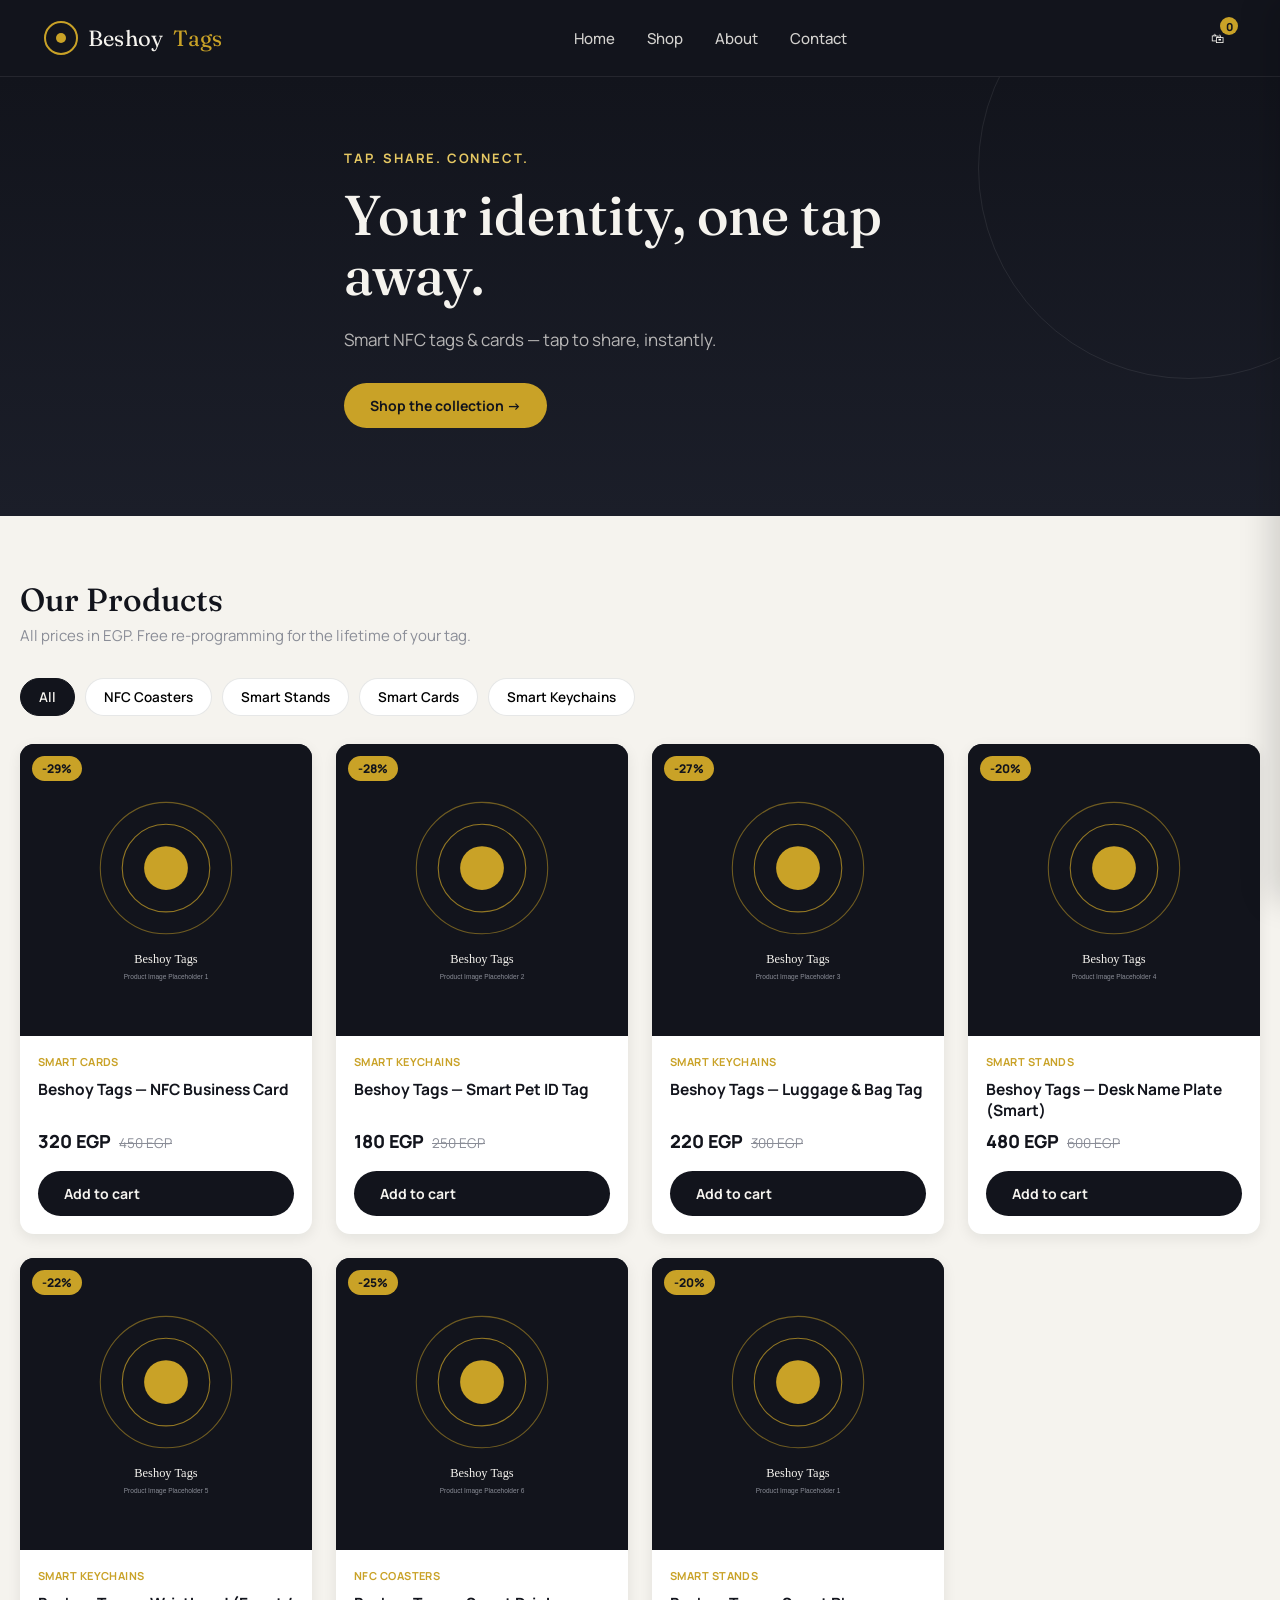
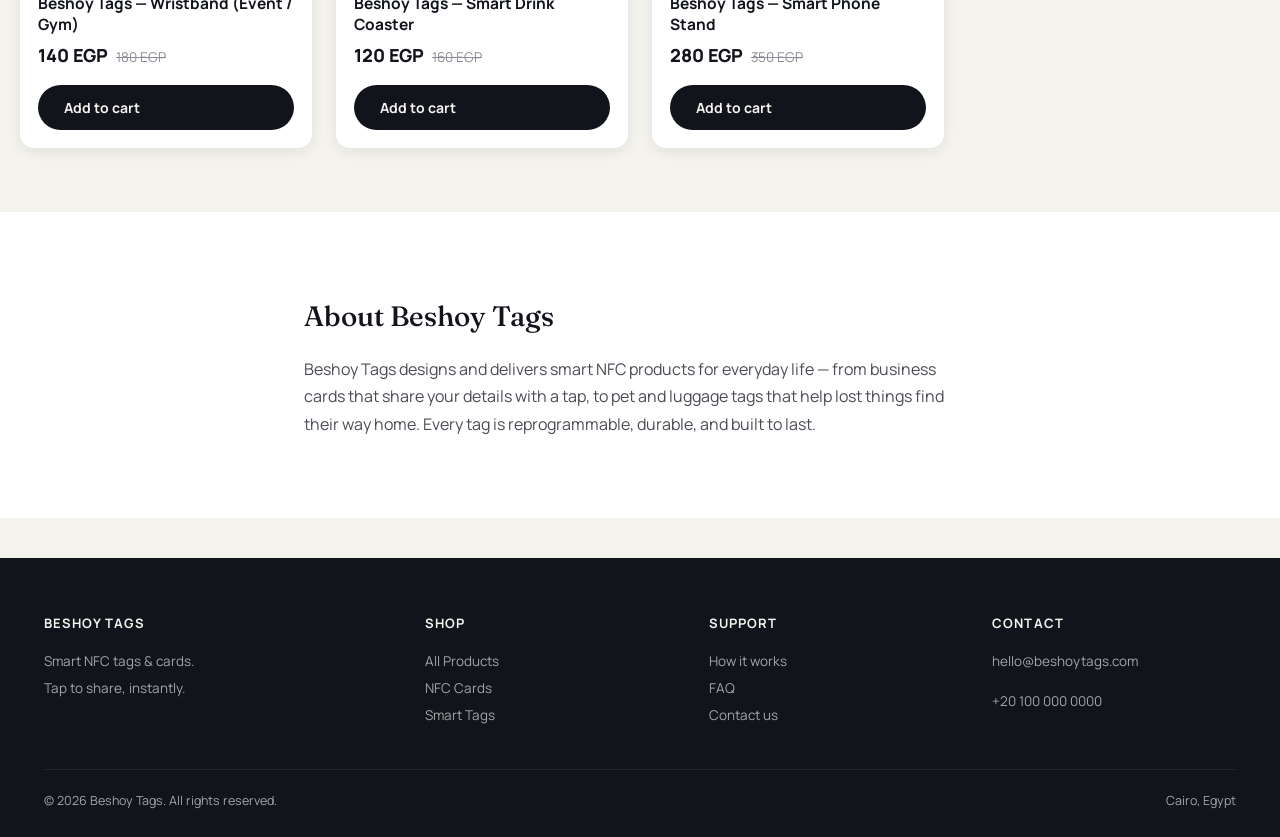
<file: index.html>
<!DOCTYPE html>
<html lang="en">
<head>
<meta charset="UTF-8">
<meta name="viewport" content="width=device-width, initial-scale=1.0">
<title>Beshoy Tags — Smart NFC Tags &amp; Cards</title>
<meta name="description" content="Beshoy Tags — smart NFC business cards, pet tags, luggage tags and more. Tap to share, instantly.">
<meta property="og:title" content="Beshoy Tags">
<meta property="og:description" content="Smart NFC tags and cards — tap to share instantly.">
<meta property="og:type" content="website">
<link rel="icon" href="data:image/svg+xml,<svg xmlns=%22http://www.w3.org/2000/svg%22 viewBox=%220 0 100 100%22><circle cx=%2250%22 cy=%2250%22 r=%2245%22 fill=%22%2312141C%22/><circle cx=%2250%22 cy=%2250%22 r=%2215%22 fill=%22%23C9A227%22/></svg>">
<link rel="stylesheet" href="css/style.css">
</head>
<body>

<header class="site-header">
  <div class="container header-inner">
    <a href="index.html" class="logo"><span class="mark"></span>Beshoy <span class="brand-b">Tags</span></a>
    <nav class="main-nav">
      <a href="index.html">Home</a>
      <a href="index.html#shop">Shop</a>
      <a href="index.html#about">About</a>
      <a href="index.html#contact">Contact</a>
    </nav>
    <div class="header-actions">
      <button class="icon-btn" id="cartToggle" aria-label="Open cart">
        🛍
        <span class="cart-count" id="cartCount">0</span>
      </button>
    </div>
  </div>
</header>

<section class="hero">
  <div class="container hero-inner">
    <div class="eyebrow">Tap. Share. Connect.</div>
    <h1>Your identity, one tap away.</h1>
    <p id="heroTagline">Beshoy Tags makes smart NFC business cards, pet tags, luggage tags and more — durable, reprogrammable, and ready in seconds.</p>
    <a href="#shop" class="btn btn-primary">Shop the collection →</a>
  </div>
</section>

<main class="container section" id="shop">
  <div class="section-head">
    <div>
      <h2>Our Products</h2>
      <p>All prices in EGP. Free re-programming for the lifetime of your tag.</p>
    </div>
  </div>
  <div class="category-filters" id="categoryFilters"></div>
  <div class="product-grid" id="productGrid"></div>
</main>

<section class="section" id="about" style="background:#fff;">
  <div class="container" style="max-width:720px;">
    <h2 style="font-family:var(--font-display);font-weight:500;font-size:28px;">About Beshoy Tags</h2>
    <p style="color:#4a4c55;line-height:1.7;">Beshoy Tags designs and delivers smart NFC products for everyday life — from business cards that share your details with a tap, to pet and luggage tags that help lost things find their way home. Every tag is reprogrammable, durable, and built to last.</p>
  </div>
</section>

<footer class="site-footer" id="contact">
  <div class="container">
    <div class="footer-grid">
      <div class="footer-col">
        <h4>Beshoy Tags</h4>
        <p>Smart NFC tags &amp; cards.<br>Tap to share, instantly.</p>
      </div>
      <div class="footer-col">
        <h4>Shop</h4>
        <a href="index.html#shop">All Products</a>
        <a href="index.html#shop">NFC Cards</a>
        <a href="index.html#shop">Smart Tags</a>
      </div>
      <div class="footer-col">
        <h4>Support</h4>
        <a href="#">How it works</a>
        <a href="#">FAQ</a>
        <a href="#contact">Contact us</a>
      </div>
      <div class="footer-col">
        <h4>Contact</h4>
        <p id="footerEmail">hello@beshoytags.com</p>
        <p id="footerPhone">+20 100 000 0000</p>
        <a href="#" id="footerInstagram" target="_blank" rel="noopener">Instagram</a>
        <a href="#" id="footerFacebook" target="_blank" rel="noopener">Facebook</a>
      </div>
    </div>
    <div class="footer-bottom">
      <span>© 2026 Beshoy Tags. All rights reserved.</span>
      <span id="footerAddress">Cairo, Egypt</span>
    </div>
  </div>
</footer>

<!-- Checkout Modal -->
<div class="checkout-overlay" id="checkoutOverlay">
  <div class="checkout-box">
    <h3>Complete your order</h3>
    <p class="checkout-note">We'll open WhatsApp with your order details pre-filled so we can confirm it with you directly.</p>
    <form id="checkoutForm" onsubmit="return false;">
      <div class="form-row">
        <label>Full name</label>
        <input type="text" id="coName" required>
      </div>
      <div class="form-row">
        <label>Phone number</label>
        <input type="text" id="coPhone" required>
      </div>
      <div class="form-row">
        <label>Delivery address (optional)</label>
        <input type="text" id="coAddress">
      </div>
      <div class="form-row">
        <label>Notes (optional)</label>
        <textarea id="coNotes"></textarea>
      </div>
      <div class="checkout-actions">
        <button type="button" class="btn btn-outline btn-small" onclick="closeCheckoutModal()">Cancel</button>
        <button type="button" class="btn btn-primary" style="flex:1;" onclick="submitCheckout()">Place order via WhatsApp</button>
      </div>
    </form>
  </div>
</div>

<!-- Cart Drawer -->
<div class="cart-overlay" id="cartOverlay"></div>
<aside class="cart-drawer" id="cartDrawer">
  <div class="cart-header">
    <h3>Your Cart</h3>
    <button class="cart-close" id="cartClose" aria-label="Close cart">×</button>
  </div>
  <div class="cart-items" id="cartItems"></div>
  <div class="cart-summary">
    <div class="summary-row"><span>Subtotal</span><span id="sumSubtotal">0 EGP</span></div>
    <div class="summary-row"><span>Discount</span><span id="sumDiscount">0 EGP</span></div>
    <div class="summary-row total"><span>Total</span><span id="sumTotal">0 EGP</span></div>
    <button class="btn btn-dark btn-block" id="checkoutBtn" style="margin-top:16px;">Checkout</button>
  </div>
</aside>

<div class="toast" id="toast"></div>

<script src="js/products.js"></script>
<script src="js/settings.js"></script>
<script src="js/storage.js"></script>
<script src="js/app.js"></script>
</body>
</html>
</file>
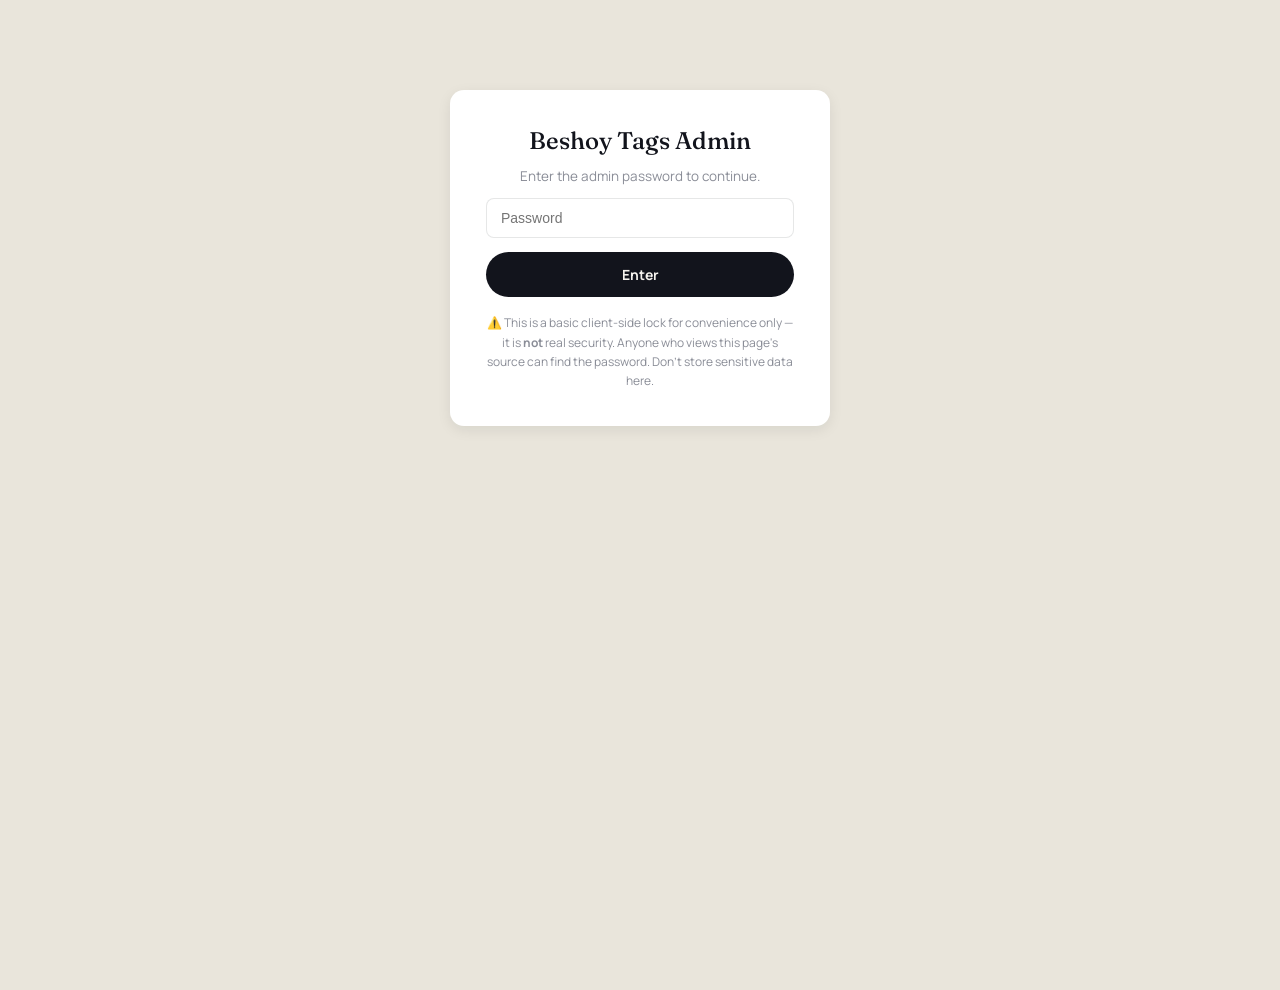
<file: admin.html>
<!DOCTYPE html>
<html lang="en">
<head>
<meta charset="UTF-8">
<meta name="viewport" content="width=device-width, initial-scale=1.0">
<title>Admin — Beshoy Tags</title>
<meta name="robots" content="noindex, nofollow">
<link rel="icon" href="data:image/svg+xml,<svg xmlns=%22http://www.w3.org/2000/svg%22 viewBox=%220 0 100 100%22><circle cx=%2250%22 cy=%2250%22 r=%2245%22 fill=%22%2312141C%22/><circle cx=%2250%22 cy=%2250%22 r=%2215%22 fill=%22%23C9A227%22/></svg>">
<link rel="stylesheet" href="css/style.css">
<link rel="stylesheet" href="css/admin.css">
</head>
<body class="admin-body">

<!-- Password lock screen -->
<div id="lockScreen" class="admin-lock">
  <h2>Beshoy Tags Admin</h2>
  <p style="color:var(--muted);font-size:13.5px;margin-top:-8px;">Enter the admin password to continue.</p>
  <input type="password" id="adminPassword" placeholder="Password">
  <button class="btn btn-dark btn-block" onclick="tryLogin()">Enter</button>
  <div class="note">⚠️ This is a basic client-side lock for convenience only — it is <strong>not</strong> real security. Anyone who views this page's source can find the password. Don't store sensitive data here.</div>
</div>

<div id="adminApp" style="display:none;">
  <header class="admin-header">
    <div class="container">
      <a href="index.html" class="logo">Beshoy <span class="brand-b">Tags</span> · Admin</a>
      <nav>
        <a href="index.html">View store</a>
        <a href="#" onclick="logout()">Log out</a>
      </nav>
    </div>
  </header>

  <div class="admin-wrap">
    <div class="admin-tabs">
      <button class="admin-tab active" data-tab="products" onclick="switchTab('products')">Products</button>
      <button class="admin-tab" data-tab="orders" onclick="switchTab('orders')">Orders <span class="tab-count" id="ordersCount"></span></button>
      <button class="admin-tab" data-tab="categories" onclick="switchTab('categories')">Categories</button>
      <button class="admin-tab" data-tab="customization" onclick="switchTab('customization')">Customization</button>
    </div>

    <!-- PRODUCTS TAB -->
    <section class="admin-panel active" id="tab-products">
      <div class="admin-banner">
        <strong>How this works:</strong> Changes you make here (add/edit/delete products, prices, images) are saved in this browser only. To make them live for everyone on the actual website, click <strong>"Export products.json"</strong> below, then replace the product list in <code>js/products.js</code> with the exported data and push it to GitHub.
      </div>

      <div class="admin-toolbar">
        <h1>Products</h1>
        <div class="toolbar-actions">
          <button class="btn btn-ghost btn-small" onclick="Store.exportProducts()">Export products.json</button>
          <button class="btn btn-ghost btn-small" onclick="document.getElementById('importFile').click()">Import JSON</button>
          <input type="file" id="importFile" accept=".json" style="display:none" onchange="handleImport(event)">
          <button class="btn btn-ghost btn-small" onclick="handleResetDefaults()">Reset to defaults</button>
          <button class="btn btn-primary btn-small" onclick="openProductModal()">+ Add product</button>
        </div>
      </div>

      <div class="admin-table-wrap">
        <table class="admin-table">
          <thead>
            <tr>
              <th></th>
              <th>Product</th>
              <th>Category</th>
              <th>Price</th>
              <th>Stock</th>
              <th></th>
            </tr>
          </thead>
          <tbody id="adminTableBody"></tbody>
        </table>
      </div>
    </section>

    <!-- ORDERS TAB -->
    <section class="admin-panel" id="tab-orders">
      <div class="admin-banner">
        <strong>Important:</strong> This site is hosted as static files with no backend, so orders placed by real customers on their own devices won't show up here automatically — only orders placed in <em>this</em> browser will. At checkout, customers' order details are sent to your WhatsApp number (set in the Customization tab) so you never miss a real order. This tab is mainly useful for testing, and for keeping a record of orders you've manually logged.
      </div>

      <div class="admin-toolbar">
        <h1>Orders</h1>
        <div class="toolbar-actions">
          <button class="btn btn-ghost btn-small" onclick="Store.exportOrders()">Export orders.json</button>
          <button class="btn btn-primary btn-small" onclick="openManualOrderModal()">+ Log an order manually</button>
        </div>
      </div>

      <div class="admin-table-wrap">
        <table class="admin-table">
          <thead>
            <tr>
              <th>Order</th>
              <th>Customer</th>
              <th>Items</th>
              <th>Total</th>
              <th>Status</th>
              <th></th>
            </tr>
          </thead>
          <tbody id="ordersTableBody"></tbody>
        </table>
      </div>
    </section>

    <!-- CATEGORIES TAB -->
    <section class="admin-panel" id="tab-categories">
      <div class="admin-banner">
        Categories let shoppers filter products on the homepage. Add or remove them here, then assign each product to one from the product edit form.
      </div>

      <div class="admin-toolbar">
        <h1>Categories</h1>
      </div>

      <div class="add-category-row">
        <input type="text" id="newCategoryInput" placeholder="e.g. Smart Wristbands">
        <button class="btn btn-primary btn-small" onclick="handleAddCategory()">+ Add category</button>
      </div>

      <div class="category-list" id="categoryList"></div>
    </section>

    <!-- CUSTOMIZATION TAB -->
    <section class="admin-panel" id="tab-customization">
      <div class="admin-banner">
        This info powers the footer, the tagline on the homepage, and the WhatsApp number that orders get sent to. Click <strong>Export settings.json</strong> and paste it into <code>js/settings.js</code> to make it permanent on the live site.
      </div>

      <div class="admin-toolbar">
        <h1>Site Customization</h1>
        <div class="toolbar-actions">
          <button class="btn btn-ghost btn-small" onclick="Store.exportSettings()">Export settings.json</button>
        </div>
      </div>

      <div class="admin-table-wrap" style="padding:26px;">
        <form id="settingsForm" onsubmit="return false;">
          <div class="form-row">
            <label>Homepage tagline</label>
            <input type="text" id="sTagline">
          </div>
          <div class="form-grid-2">
            <div class="form-row">
              <label>Phone number (displayed)</label>
              <input type="text" id="sPhone" placeholder="+20 100 000 0000">
            </div>
            <div class="form-row">
              <label>WhatsApp number (orders sent here)</label>
              <input type="text" id="sWhatsapp" placeholder="201000000000 — digits only, country code, no +">
            </div>
          </div>
          <div class="form-grid-2">
            <div class="form-row">
              <label>Email</label>
              <input type="text" id="sEmail">
            </div>
            <div class="form-row">
              <label>Address</label>
              <input type="text" id="sAddress">
            </div>
          </div>
          <div class="form-grid-2">
            <div class="form-row">
              <label>Instagram URL (optional)</label>
              <input type="text" id="sInstagram" placeholder="https://instagram.com/...">
            </div>
            <div class="form-row">
              <label>Facebook URL (optional)</label>
              <input type="text" id="sFacebook" placeholder="https://facebook.com/...">
            </div>
          </div>
          <button type="button" class="btn btn-primary" onclick="saveSettingsForm()">Save changes</button>
        </form>
      </div>
    </section>
  </div>
</div>

<!-- Manual order modal -->
<div class="modal-overlay" id="orderModal">
  <div class="modal-box">
    <h2>Log an order manually</h2>
    <form onsubmit="return false;">
      <div class="form-row">
        <label>Customer name</label>
        <input type="text" id="oName" required>
      </div>
      <div class="form-row">
        <label>Phone</label>
        <input type="text" id="oPhone">
      </div>
      <div class="form-row">
        <label>Order summary (items, quantities)</label>
        <textarea id="oSummary" placeholder="e.g. 2x NFC Business Card, 1x Pet Tag"></textarea>
      </div>
      <div class="form-row">
        <label>Total (EGP)</label>
        <input type="number" id="oTotal" min="0">
      </div>
      <div class="modal-footer">
        <button type="button" class="btn btn-ghost btn-small" onclick="closeManualOrderModal()">Cancel</button>
        <button type="button" class="btn btn-primary btn-small" onclick="saveManualOrder()">Save order</button>
      </div>
    </form>
  </div>
</div>

<!-- Add/Edit Product Modal -->
<div class="modal-overlay" id="productModal">
  <div class="modal-box">
    <h2 id="modalTitle">Add product</h2>
    <form id="productForm" onsubmit="return false;">
      <input type="hidden" id="fId">

      <div class="form-row">
        <label>Product name</label>
        <input type="text" id="fName" required>
      </div>

      <div class="form-row">
        <label>Description</label>
        <textarea id="fDescription"></textarea>
      </div>

      <div class="form-grid-2">
        <div class="form-row">
          <label>Current price (EGP)</label>
          <input type="number" id="fPrice" min="0" required>
        </div>
        <div class="form-row">
          <label>Old price (EGP)</label>
          <input type="number" id="fOldPrice" min="0">
        </div>
      </div>

      <div class="form-grid-2">
        <div class="form-row">
          <label>Category</label>
          <select id="fCategory"></select>
        </div>
        <div class="form-row">
          <label>Availability</label>
          <select id="fAvailable">
            <option value="true">In stock</option>
            <option value="false">Out of stock</option>
          </select>
        </div>
      </div>

      <div class="form-row">
        <label>Product images</label>
        <div class="image-upload-zone">
          Click or drag images here to upload from your laptop
          <input type="file" id="fImages" accept="image/*" multiple onchange="handleImageUpload(event)">
        </div>
        <div class="hint">Images are stored as embedded data in your browser. Large images make the export file bigger — resize very large photos before uploading if possible.</div>
        <div class="image-preview-grid" id="imagePreviewGrid"></div>
      </div>

      <div class="modal-footer">
        <button type="button" class="btn btn-ghost btn-small" onclick="closeProductModal()">Cancel</button>
        <button type="button" class="btn btn-primary btn-small" onclick="saveProductForm()">Save product</button>
      </div>
    </form>
  </div>
</div>

<div class="toast" id="toast"></div>

<script src="js/products.js"></script>
<script src="js/settings.js"></script>
<script src="js/storage.js"></script>
<script src="js/admin.js"></script>
</body>
</html>
</file>
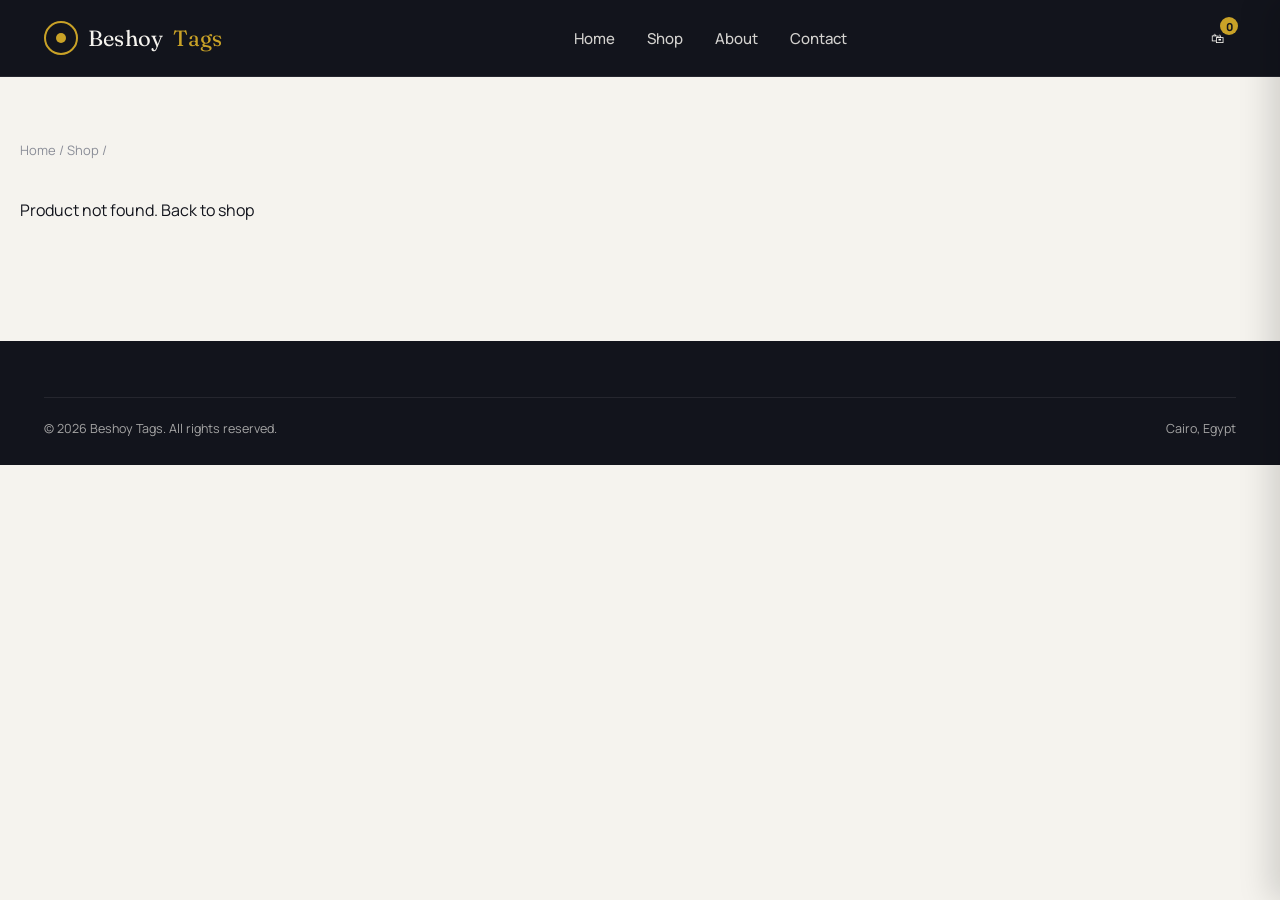
<file: product.html>
<!DOCTYPE html>
<html lang="en">
<head>
<meta charset="UTF-8">
<meta name="viewport" content="width=device-width, initial-scale=1.0">
<title>Product — Beshoy Tags</title>
<meta name="description" content="Beshoy Tags product details.">
<link rel="icon" href="data:image/svg+xml,<svg xmlns=%22http://www.w3.org/2000/svg%22 viewBox=%220 0 100 100%22><circle cx=%2250%22 cy=%2250%22 r=%2245%22 fill=%22%2312141C%22/><circle cx=%2250%22 cy=%2250%22 r=%2215%22 fill=%22%23C9A227%22/></svg>">
<link rel="stylesheet" href="css/style.css">
</head>
<body>

<header class="site-header">
  <div class="container header-inner">
    <a href="index.html" class="logo"><span class="mark"></span>Beshoy <span class="brand-b">Tags</span></a>
    <nav class="main-nav">
      <a href="index.html">Home</a>
      <a href="index.html#shop">Shop</a>
      <a href="index.html#about">About</a>
      <a href="index.html#contact">Contact</a>
    </nav>
    <div class="header-actions">
      <button class="icon-btn" id="cartToggle" aria-label="Open cart">
        🛍
        <span class="cart-count" id="cartCount">0</span>
      </button>
    </div>
  </div>
</header>

<main class="container section">
  <div class="breadcrumb"><a href="index.html">Home</a> / <a href="index.html#shop">Shop</a> / <span id="crumbName"></span></div>
  <div class="product-detail" id="productDetail"><!-- filled by JS --></div>
</main>

<footer class="site-footer">
  <div class="container">
    <div class="footer-bottom">
      <span>© 2026 Beshoy Tags. All rights reserved.</span>
      <span id="footerAddress">Cairo, Egypt</span>
    </div>
  </div>
</footer>

<!-- Checkout Modal -->
<div class="checkout-overlay" id="checkoutOverlay">
  <div class="checkout-box">
    <h3>Complete your order</h3>
    <p class="checkout-note">We'll open WhatsApp with your order details pre-filled so we can confirm it with you directly.</p>
    <form id="checkoutForm" onsubmit="return false;">
      <div class="form-row">
        <label>Full name</label>
        <input type="text" id="coName" required>
      </div>
      <div class="form-row">
        <label>Phone number</label>
        <input type="text" id="coPhone" required>
      </div>
      <div class="form-row">
        <label>Delivery address (optional)</label>
        <input type="text" id="coAddress">
      </div>
      <div class="form-row">
        <label>Notes (optional)</label>
        <textarea id="coNotes"></textarea>
      </div>
      <div class="checkout-actions">
        <button type="button" class="btn btn-outline btn-small" onclick="closeCheckoutModal()">Cancel</button>
        <button type="button" class="btn btn-primary" style="flex:1;" onclick="submitCheckout()">Place order via WhatsApp</button>
      </div>
    </form>
  </div>
</div>

<div class="cart-overlay" id="cartOverlay"></div>
<aside class="cart-drawer" id="cartDrawer">
  <div class="cart-header">
    <h3>Your Cart</h3>
    <button class="cart-close" id="cartClose" aria-label="Close cart">×</button>
  </div>
  <div class="cart-items" id="cartItems"></div>
  <div class="cart-summary">
    <div class="summary-row"><span>Subtotal</span><span id="sumSubtotal">0 EGP</span></div>
    <div class="summary-row"><span>Discount</span><span id="sumDiscount">0 EGP</span></div>
    <div class="summary-row total"><span>Total</span><span id="sumTotal">0 EGP</span></div>
    <button class="btn btn-dark btn-block" id="checkoutBtn" style="margin-top:16px;">Checkout</button>
  </div>
</aside>

<div class="toast" id="toast"></div>

<script src="js/products.js"></script>
<script src="js/settings.js"></script>
<script src="js/storage.js"></script>
<script src="js/app.js"></script>
</body>
</html>
</file>
<file: css/style.css>
/* =========================================================================
   BESHOY TAGS — STYLE
   ========================================================================= */

@import url('https://fonts.googleapis.com/css2?family=Fraunces:opsz,wght@9..144,400;9..144,500;9..144,600&family=Manrope:wght@400;500;600;700;800&display=swap');

:root {
  --ink: #12141C;
  --ink-soft: #1B1E29;
  --paper: #F5F3EE;
  --paper-dim: #E9E5DB;
  --gold: #C9A227;
  --gold-soft: #E6C863;
  --teal: #2F6F6B;
  --muted: #8A8D97;
  --line: rgba(255,255,255,0.08);
  --line-dark: rgba(18,20,28,0.1);
  --radius: 14px;
  --radius-sm: 8px;
  --shadow: 0 12px 30px rgba(18,20,28,0.12);
  --shadow-soft: 0 4px 14px rgba(18,20,28,0.08);
  --font-display: 'Fraunces', Georgia, serif;
  --font-body: 'Manrope', -apple-system, BlinkMacSystemFont, sans-serif;
}

* { box-sizing: border-box; }
html { scroll-behavior: smooth; }
body {
  margin: 0;
  font-family: var(--font-body);
  background: var(--paper);
  color: var(--ink);
  -webkit-font-smoothing: antialiased;
}
img { max-width: 100%; display: block; }
a { color: inherit; text-decoration: none; }
button { font-family: inherit; cursor: pointer; }
:focus-visible { outline: 2px solid var(--gold); outline-offset: 2px; }

.container {
  max-width: 1240px;
  margin: 0 auto;
  padding: 0 24px;
}

/* ---------- Header ---------- */
.site-header {
  position: sticky;
  top: 0;
  z-index: 50;
  background: var(--ink);
  color: var(--paper);
  border-bottom: 1px solid var(--line);
}
.header-inner {
  display: flex;
  align-items: center;
  justify-content: space-between;
  height: 76px;
}
.logo {
  display: flex;
  align-items: center;
  gap: 10px;
  font-family: var(--font-display);
  font-size: 22px;
  letter-spacing: 0.01em;
  color: var(--paper);
}
.logo .mark {
  width: 34px;
  height: 34px;
  border-radius: 50%;
  border: 2px solid var(--gold);
  display: flex;
  align-items: center;
  justify-content: center;
  position: relative;
}
.logo .mark::before {
  content: "";
  width: 10px;
  height: 10px;
  border-radius: 50%;
  background: var(--gold);
}
.logo .brand-b { color: var(--gold); }

.main-nav {
  display: flex;
  gap: 32px;
  font-size: 15px;
  font-weight: 500;
}
.main-nav a { opacity: 0.85; transition: opacity .2s; }
.main-nav a:hover { opacity: 1; color: var(--gold-soft); }

.header-actions { display: flex; align-items: center; gap: 18px; }
.icon-btn {
  background: none;
  border: none;
  color: var(--paper);
  position: relative;
  width: 38px; height: 38px;
  display: flex; align-items: center; justify-content: center;
  border-radius: 50%;
  transition: background .2s;
}
.icon-btn:hover { background: rgba(255,255,255,0.08); }
.cart-count {
  position: absolute;
  top: -2px; right: -2px;
  background: var(--gold);
  color: var(--ink);
  font-size: 11px;
  font-weight: 800;
  width: 18px; height: 18px;
  border-radius: 50%;
  display: flex; align-items: center; justify-content: center;
}

.nav-toggle { display: none; }

/* ---------- Hero ---------- */
.hero {
  background: linear-gradient(180deg, var(--ink) 0%, var(--ink-soft) 100%);
  color: var(--paper);
  padding: 72px 0 88px;
  position: relative;
  overflow: hidden;
}
.hero::after {
  content: "";
  position: absolute;
  right: -120px; top: -120px;
  width: 420px; height: 420px;
  border-radius: 50%;
  border: 1px solid var(--line);
}
.hero-inner { position: relative; max-width: 640px; }
.eyebrow {
  color: var(--gold-soft);
  font-size: 13px;
  font-weight: 700;
  letter-spacing: 0.14em;
  text-transform: uppercase;
  margin-bottom: 18px;
}
.hero h1 {
  font-family: var(--font-display);
  font-size: clamp(36px, 5vw, 56px);
  line-height: 1.08;
  margin: 0 0 20px;
  font-weight: 500;
}
.hero p {
  color: rgba(245,243,238,0.72);
  font-size: 17px;
  line-height: 1.6;
  margin: 0 0 30px;
  max-width: 480px;
}
.btn {
  display: inline-flex;
  align-items: center;
  gap: 8px;
  padding: 13px 26px;
  border-radius: 100px;
  font-weight: 700;
  font-size: 14px;
  border: none;
  transition: transform .15s, box-shadow .15s, background .2s;
}
.btn-primary { background: var(--gold); color: var(--ink); }
.btn-primary:hover { background: var(--gold-soft); box-shadow: var(--shadow); transform: translateY(-1px); }
.btn-outline { background: transparent; color: var(--paper); border: 1px solid var(--line); }
.btn-outline:hover { border-color: var(--gold); color: var(--gold-soft); }
.btn-dark { background: var(--ink); color: var(--paper); }
.btn-dark:hover { background: var(--ink-soft); }
.btn-block { width: 100%; justify-content: center; }
.btn:disabled { opacity: 0.5; cursor: not-allowed; transform: none; }
.btn-small { padding: 9px 16px; font-size: 13px; }

/* ---------- Section titles ---------- */
.section { padding: 64px 0; }
.section-head {
  display: flex;
  align-items: flex-end;
  justify-content: space-between;
  margin-bottom: 32px;
  gap: 20px;
}
.section-head h2 {
  font-family: var(--font-display);
  font-size: 32px;
  margin: 0 0 6px;
  font-weight: 500;
}
.section-head p { color: var(--muted); margin: 0; font-size: 15px; }

/* ---------- Product grid ---------- */
.product-grid {
  display: grid;
  grid-template-columns: repeat(auto-fill, minmax(260px, 1fr));
  gap: 24px;
}
.product-card {
  background: #fff;
  border-radius: var(--radius);
  overflow: hidden;
  box-shadow: var(--shadow-soft);
  transition: transform .2s, box-shadow .2s;
  display: flex;
  flex-direction: column;
}
.product-card:hover { transform: translateY(-4px); box-shadow: var(--shadow); }
.product-card .thumb {
  aspect-ratio: 1 / 1;
  background: var(--ink);
  position: relative;
  overflow: hidden;
}
.product-card .thumb img {
  width: 100%; height: 100%; object-fit: cover;
  transition: transform .4s ease;
}
.product-card:hover .thumb img { transform: scale(1.05); }
.badge-discount {
  position: absolute;
  top: 12px; left: 12px;
  background: var(--gold);
  color: var(--ink);
  font-size: 12px;
  font-weight: 800;
  padding: 4px 10px;
  border-radius: 100px;
}
.product-card .body { padding: 18px; display: flex; flex-direction: column; gap: 8px; flex: 1; }
.product-card h3 {
  font-size: 15.5px;
  font-weight: 700;
  margin: 0;
  line-height: 1.35;
}
.price-row { display: flex; align-items: baseline; gap: 8px; margin-top: auto; }
.price-current { font-size: 18px; font-weight: 800; color: var(--ink); }
.price-old { font-size: 13.5px; color: var(--muted); text-decoration: line-through; }
.product-card .add-btn { margin-top: 10px; }

/* ---------- Product detail ---------- */
.breadcrumb { font-size: 13px; color: var(--muted); margin-bottom: 24px; }
.breadcrumb a:hover { color: var(--gold); }
.product-detail {
  display: grid;
  grid-template-columns: 1fr 1fr;
  gap: 56px;
  align-items: flex-start;
}
.gallery-main {
  aspect-ratio: 1/1;
  background: var(--ink);
  border-radius: var(--radius);
  overflow: hidden;
  margin-bottom: 14px;
}
.gallery-main img { width: 100%; height: 100%; object-fit: cover; }
.gallery-thumbs { display: flex; gap: 10px; }
.gallery-thumbs .thumb-btn {
  width: 68px; height: 68px;
  border-radius: var(--radius-sm);
  overflow: hidden;
  border: 2px solid transparent;
  background: var(--ink);
  padding: 0;
}
.gallery-thumbs .thumb-btn.active { border-color: var(--gold); }
.gallery-thumbs img { width: 100%; height: 100%; object-fit: cover; }

.pd-title { font-family: var(--font-display); font-size: 32px; font-weight: 500; margin: 0 0 12px; }
.pd-price-row { display: flex; align-items: baseline; gap: 12px; margin-bottom: 18px; }
.pd-price-current { font-size: 28px; font-weight: 800; }
.pd-price-old { font-size: 17px; color: var(--muted); text-decoration: line-through; }
.pd-discount { background: rgba(201,162,39,0.15); color: #8a6c10; font-weight: 700; font-size: 12.5px; padding: 4px 10px; border-radius: 100px; }
.pd-desc { color: #4a4c55; line-height: 1.7; margin-bottom: 26px; font-size: 15px; }

.variant-group { margin-bottom: 20px; }
.variant-group label.group-label { display: block; font-size: 13px; font-weight: 700; text-transform: uppercase; letter-spacing: 0.06em; color: var(--muted); margin-bottom: 10px; }
.variant-options { display: flex; flex-wrap: wrap; gap: 8px; }
.variant-chip {
  padding: 9px 16px;
  border-radius: 100px;
  border: 1.5px solid var(--line-dark);
  background: #fff;
  font-size: 13.5px;
  font-weight: 600;
  transition: all .15s;
}
.variant-chip.active { border-color: var(--ink); background: var(--ink); color: var(--paper); }

.qty-row { display: flex; align-items: center; gap: 18px; margin: 26px 0; }
.qty-control { display: flex; align-items: center; border: 1.5px solid var(--line-dark); border-radius: 100px; overflow: hidden; }
.qty-control button { width: 40px; height: 40px; background: none; border: none; font-size: 18px; font-weight: 700; }
.qty-control button:hover { background: var(--paper-dim); }
.qty-control input { width: 44px; text-align: center; border: none; font-size: 15px; font-weight: 700; background: transparent; }

.spec-table { width: 100%; border-collapse: collapse; margin-top: 30px; }
.spec-table tr { border-top: 1px solid var(--line-dark); }
.spec-table td { padding: 12px 0; font-size: 14px; }
.spec-table td:first-child { color: var(--muted); width: 40%; }
.spec-table td:last-child { font-weight: 600; }

/* ---------- Cart drawer ---------- */
.cart-overlay {
  position: fixed; inset: 0;
  background: rgba(18,20,28,0.5);
  z-index: 90;
  opacity: 0; pointer-events: none;
  transition: opacity .25s;
}
.cart-overlay.open { opacity: 1; pointer-events: auto; }
.cart-drawer {
  position: fixed; top: 0; right: 0; bottom: 0;
  width: min(420px, 100%);
  background: var(--paper);
  z-index: 100;
  transform: translateX(100%);
  transition: transform .3s ease;
  display: flex; flex-direction: column;
  box-shadow: -10px 0 30px rgba(0,0,0,0.15);
}
.cart-drawer.open { transform: translateX(0); }
.cart-header { display: flex; align-items: center; justify-content: space-between; padding: 22px 24px; border-bottom: 1px solid var(--line-dark); }
.cart-header h3 { font-family: var(--font-display); font-size: 20px; margin: 0; }
.cart-close { background: none; border: none; font-size: 22px; line-height: 1; }
.cart-items { flex: 1; overflow-y: auto; padding: 12px 24px; }
.cart-empty { text-align: center; color: var(--muted); padding: 60px 20px; font-size: 14px; }
.cart-item { display: flex; gap: 14px; padding: 16px 0; border-bottom: 1px solid var(--line-dark); }
.cart-item img { width: 64px; height: 64px; border-radius: var(--radius-sm); object-fit: cover; background: var(--ink); }
.cart-item-info { flex: 1; }
.cart-item-info h4 { font-size: 13.5px; margin: 0 0 4px; font-weight: 700; }
.cart-item-meta { font-size: 12px; color: var(--muted); margin-bottom: 6px; }
.cart-item-bottom { display: flex; align-items: center; justify-content: space-between; }
.cart-item-price { font-weight: 800; font-size: 14px; }
.cart-remove { background: none; border: none; color: var(--muted); font-size: 12px; text-decoration: underline; }
.cart-qty { display: flex; align-items: center; gap: 8px; }
.cart-qty button { width: 24px; height: 24px; border-radius: 50%; border: 1px solid var(--line-dark); background: #fff; font-weight: 700; }
.cart-summary { padding: 20px 24px 26px; border-top: 1px solid var(--line-dark); }
.summary-row { display: flex; justify-content: space-between; font-size: 14px; margin-bottom: 8px; color: #4a4c55; }
.summary-row.total { font-size: 17px; font-weight: 800; color: var(--ink); margin-top: 10px; padding-top: 12px; border-top: 1px dashed var(--line-dark); }

/* ---------- Footer ---------- */
.site-footer { background: var(--ink); color: rgba(245,243,238,0.65); padding: 56px 0 28px; margin-top: 40px; }
.footer-grid { display: grid; grid-template-columns: 1.4fr 1fr 1fr 1fr; gap: 40px; margin-bottom: 40px; }
.footer-col h4 { color: var(--paper); font-size: 13px; text-transform: uppercase; letter-spacing: 0.08em; margin: 0 0 16px; }
.footer-col p, .footer-col a { font-size: 13.5px; line-height: 2; display: block; }
.footer-col a:hover { color: var(--gold-soft); }
.footer-bottom { border-top: 1px solid var(--line); padding-top: 22px; font-size: 12.5px; display: flex; justify-content: space-between; flex-wrap: wrap; gap: 10px; }

/* ---------- Category filters ---------- */
.category-filters { display: flex; flex-wrap: wrap; gap: 10px; margin-bottom: 28px; }
.filter-chip {
  padding: 9px 18px; border-radius: 100px; border: 1.5px solid var(--line-dark);
  background: #fff; font-size: 13.5px; font-weight: 600; transition: all .15s;
}
.filter-chip:hover { border-color: var(--ink); }
.filter-chip.active { background: var(--ink); border-color: var(--ink); color: var(--paper); }
.category-tag {
  display: inline-block; font-size: 11px; font-weight: 700; text-transform: uppercase;
  letter-spacing: 0.04em; color: var(--gold); margin-bottom: 2px;
}

/* ---------- Checkout modal ---------- */
.checkout-overlay {
  position: fixed; inset: 0; background: rgba(18,20,28,0.55);
  display: none; align-items: center; justify-content: center; z-index: 150; padding: 20px;
}
.checkout-overlay.open { display: flex; }
.checkout-box { background: #fff; border-radius: var(--radius); width: 100%; max-width: 460px; padding: 30px; max-height: 90vh; overflow-y: auto; }
.checkout-box h3 { font-family: var(--font-display); font-weight: 500; margin-top: 0; }
.checkout-box .form-row { margin-bottom: 14px; }
.checkout-box label { display: block; font-size: 12.5px; font-weight: 700; text-transform: uppercase; letter-spacing: 0.04em; color: var(--muted); margin-bottom: 6px; }
.checkout-box input, .checkout-box textarea {
  width: 100%; padding: 10px 13px; border-radius: var(--radius-sm); border: 1.5px solid var(--line-dark); font-size: 14px; font-family: inherit;
}
.checkout-box textarea { min-height: 60px; resize: vertical; }
.checkout-note { font-size: 12px; color: var(--muted); margin: 4px 0 18px; line-height: 1.6; }
.checkout-actions { display: flex; gap: 10px; margin-top: 8px; }

/* ---------- Toast ---------- */
.toast {
  position: fixed; bottom: 26px; left: 50%; transform: translateX(-50%) translateY(20px);
  background: var(--ink); color: var(--paper); padding: 13px 22px; border-radius: 100px;
  font-size: 13.5px; font-weight: 600; z-index: 200; opacity: 0; pointer-events: none;
  transition: all .25s; box-shadow: var(--shadow);
}
.toast.show { opacity: 1; transform: translateX(-50%) translateY(0); }

/* ---------- Responsive ---------- */
@media (max-width: 1024px) {
  .footer-grid { grid-template-columns: 1fr 1fr; }
}
@media (max-width: 860px) {
  .main-nav { display: none; }
  .product-detail { grid-template-columns: 1fr; gap: 30px; }
}
@media (max-width: 640px) {
  .header-inner { height: 64px; }
  .hero { padding: 48px 0 60px; }
  .hero h1 { font-size: 30px; }
  .section { padding: 44px 0; }
  .section-head { flex-direction: column; align-items: flex-start; gap: 6px; }
  .product-grid { grid-template-columns: repeat(2, 1fr); gap: 14px; }
  .product-card .body { padding: 12px; }
  .footer-grid { grid-template-columns: 1fr 1fr; gap: 28px; }
  .cart-drawer { width: 100%; }
}
@media (max-width: 420px) {
  .product-grid { grid-template-columns: 1fr 1fr; gap: 10px; }
}
</file>
<file: css/admin.css>
/* =========================================================================
   BESHOY TAGS — ADMIN PANEL STYLE
   ========================================================================= */

.admin-body { background: var(--paper-dim); min-height: 100vh; }

.admin-header {
  background: var(--ink); color: var(--paper);
  padding: 18px 0; border-bottom: 1px solid var(--line);
}
.admin-header .container { display: flex; align-items: center; justify-content: space-between; }
.admin-header .logo { font-family: var(--font-display); font-size: 19px; }
.admin-header .logo .brand-b { color: var(--gold); }
.admin-header nav a { font-size: 13.5px; opacity: 0.8; margin-left: 22px; }
.admin-header nav a:hover { opacity: 1; }

.admin-wrap { max-width: 1100px; margin: 0 auto; padding: 36px 24px 80px; }

.admin-tabs { display: flex; gap: 6px; margin-bottom: 26px; border-bottom: 1.5px solid var(--line-dark); }
.admin-tab {
  background: none; border: none; padding: 12px 18px; font-size: 14px; font-weight: 700;
  color: var(--muted); border-bottom: 2px solid transparent; margin-bottom: -1.5px;
  transition: color .15s, border-color .15s;
}
.admin-tab:hover { color: var(--ink); }
.admin-tab.active { color: var(--ink); border-bottom-color: var(--gold); }
.tab-count { background: var(--ink); color: var(--paper); font-size: 10.5px; padding: 1px 7px; border-radius: 100px; margin-left: 4px; }

.admin-panel { display: none; }
.admin-panel.active { display: block; }

.add-category-row { display: flex; gap: 10px; margin-bottom: 20px; max-width: 460px; }
.add-category-row input { flex: 1; padding: 10px 13px; border-radius: var(--radius-sm); border: 1.5px solid var(--line-dark); font-size: 14px; }
.category-list { display: flex; flex-direction: column; gap: 10px; }
.category-item {
  background: #fff; border-radius: var(--radius-sm); padding: 13px 18px;
  display: flex; align-items: center; justify-content: space-between; box-shadow: var(--shadow-soft);
}
.category-item .cat-name { font-weight: 700; font-size: 14px; }
.category-item .cat-count { color: var(--muted); font-size: 12.5px; margin-left: 8px; }
.category-item button { background: none; border: none; color: #b23b3b; font-size: 13px; font-weight: 600; }

.status-select {
  font-size: 12.5px; font-weight: 700; padding: 5px 10px; border-radius: 100px; border: 1.5px solid var(--line-dark);
  background: #fff;
}
.order-id { font-weight: 700; }
.order-date { font-size: 11.5px; color: var(--muted); display: block; }
.order-items { font-size: 12.5px; color: #4a4c55; max-width: 220px; }

.admin-lock {
  max-width: 380px; margin: 90px auto; background: #fff; border-radius: var(--radius);
  padding: 36px; box-shadow: var(--shadow-soft); text-align: center;
}
.admin-lock h2 { font-family: var(--font-display); font-weight: 500; margin-top: 0; }
.admin-lock input { width: 100%; padding: 11px 14px; border-radius: var(--radius-sm); border: 1.5px solid var(--line-dark); margin-bottom: 14px; font-size: 14px; }
.admin-lock .note { font-size: 12px; color: var(--muted); margin-top: 16px; line-height: 1.6; }

.admin-toolbar { display: flex; justify-content: space-between; align-items: center; margin-bottom: 22px; flex-wrap: wrap; gap: 12px; }
.admin-toolbar h1 { font-family: var(--font-display); font-weight: 500; font-size: 26px; margin: 0; }
.toolbar-actions { display: flex; gap: 10px; flex-wrap: wrap; }
.btn-small { padding: 9px 16px; font-size: 13px; border-radius: 100px; }
.btn-ghost { background: #fff; border: 1.5px solid var(--line-dark); color: var(--ink); }
.btn-ghost:hover { border-color: var(--ink); }

.admin-banner {
  background: #FFF6E0; border: 1px solid #EAD28A; color: #7a5c00;
  padding: 14px 18px; border-radius: var(--radius-sm); font-size: 13px; line-height: 1.6; margin-bottom: 24px;
}

.admin-table-wrap { background: #fff; border-radius: var(--radius); overflow: hidden; box-shadow: var(--shadow-soft); }
.admin-table { width: 100%; border-collapse: collapse; }
.admin-table th { text-align: left; font-size: 12px; text-transform: uppercase; letter-spacing: 0.05em; color: var(--muted); padding: 14px 16px; border-bottom: 1px solid var(--line-dark); }
.admin-table td { padding: 12px 16px; border-bottom: 1px solid var(--line-dark); font-size: 14px; vertical-align: middle; }
.admin-table tr:last-child td { border-bottom: none; }
.admin-thumb { width: 46px; height: 46px; border-radius: 8px; object-fit: cover; background: var(--ink); }
.admin-table .prod-name { font-weight: 700; }
.admin-table .price-cell .old { color: var(--muted); text-decoration: line-through; font-size: 12px; display: block; }
.row-actions { display: flex; gap: 8px; }
.row-actions button { background: none; border: none; font-size: 13px; font-weight: 600; padding: 4px 0; }
.row-actions .edit-link { color: var(--teal); }
.row-actions .delete-link { color: #b23b3b; }
.availability-pill { font-size: 11.5px; font-weight: 700; padding: 3px 9px; border-radius: 100px; }
.availability-pill.in { background: #E4F3E1; color: #2c7a2c; }
.availability-pill.out { background: #F5E4E4; color: #b23b3b; }

/* Modal form */
.modal-overlay {
  position: fixed; inset: 0; background: rgba(18,20,28,0.55);
  display: none; align-items: center; justify-content: center; z-index: 200; padding: 20px;
}
.modal-overlay.open { display: flex; }
.modal-box {
  background: #fff; border-radius: var(--radius); width: 100%; max-width: 560px;
  max-height: 90vh; overflow-y: auto; padding: 30px;
}
.modal-box h2 { font-family: var(--font-display); font-weight: 500; margin-top: 0; }
.form-row { margin-bottom: 16px; }
.form-row label { display: block; font-size: 12.5px; font-weight: 700; text-transform: uppercase; letter-spacing: 0.04em; color: var(--muted); margin-bottom: 6px; }
.form-row input[type="text"],
.form-row input[type="number"],
.form-row textarea,
.form-row select {
  width: 100%; padding: 10px 13px; border-radius: var(--radius-sm); border: 1.5px solid var(--line-dark); font-size: 14px; font-family: inherit;
}
.form-row textarea { min-height: 80px; resize: vertical; }
.form-grid-2 { display: grid; grid-template-columns: 1fr 1fr; gap: 14px; }

.image-upload-zone {
  border: 2px dashed var(--line-dark); border-radius: var(--radius-sm); padding: 18px;
  text-align: center; cursor: pointer; transition: border-color .2s; position: relative;
}
.image-upload-zone:hover { border-color: var(--gold); }
.image-upload-zone input[type="file"] { position: absolute; inset: 0; opacity: 0; cursor: pointer; }
.image-preview-grid { display: flex; flex-wrap: wrap; gap: 10px; margin-top: 12px; }
.image-preview-item { position: relative; width: 70px; height: 70px; border-radius: 8px; overflow: hidden; background: var(--ink); }
.image-preview-item img { width: 100%; height: 100%; object-fit: cover; }
.image-preview-item .remove-img {
  position: absolute; top: 2px; right: 2px; width: 18px; height: 18px; border-radius: 50%;
  background: rgba(18,20,28,0.8); color: #fff; border: none; font-size: 11px; line-height: 1;
}

.modal-footer { display: flex; justify-content: flex-end; gap: 10px; margin-top: 22px; }

.hint { font-size: 12px; color: var(--muted); margin-top: 4px; }
</file>
